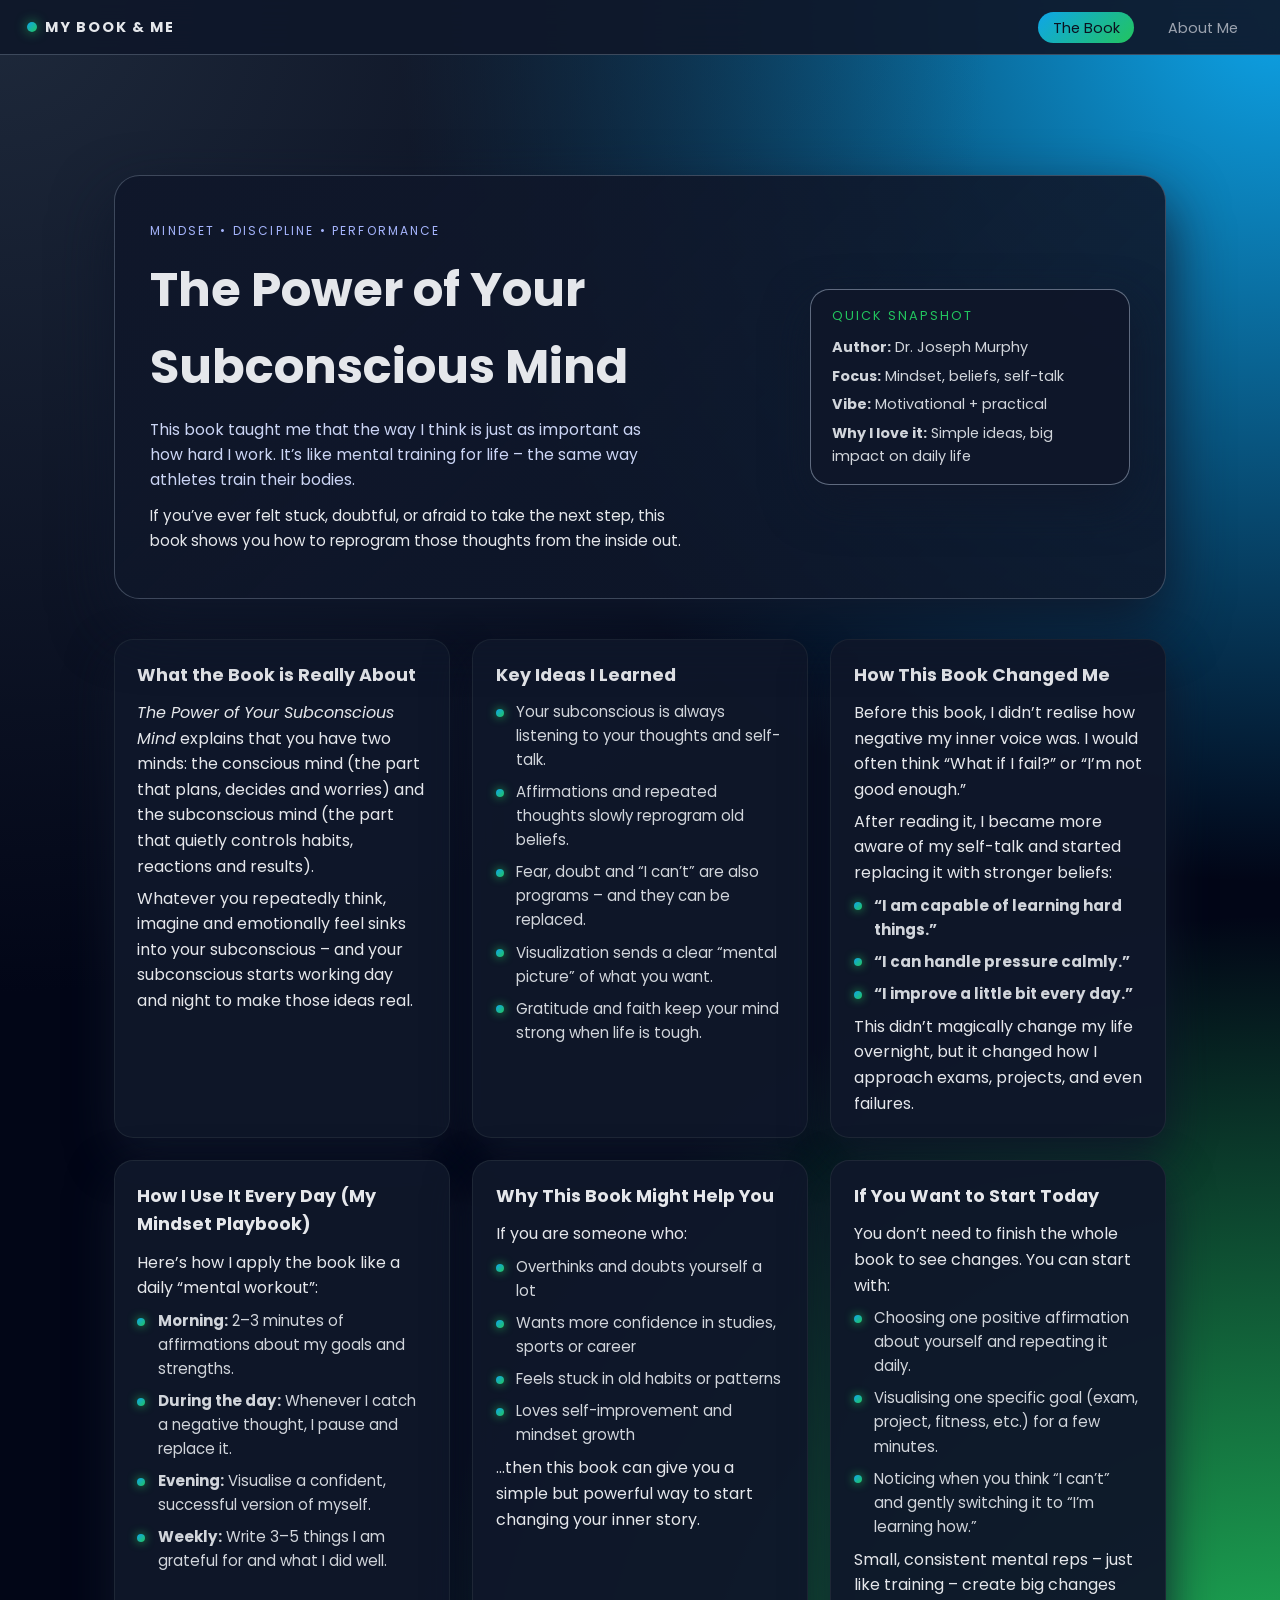
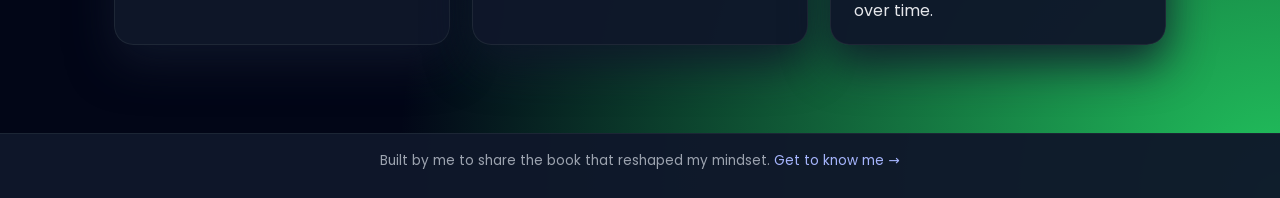
<file: index.html>
<!DOCTYPE html>
<html lang="en">
<head>
  <meta charset="UTF-8" />
  <title>The Power of Your Subconscious Mind | My Favourite Book</title>
  <meta name="viewport" content="width=device-width, initial-scale=1.0" />
  <!-- Optional: Google Font -->
  <link rel="preconnect" href="https://fonts.googleapis.com">
  <link rel="preconnect" href="https://fonts.gstatic.com" crossorigin>
  <link href="https://fonts.googleapis.com/css2?family=Poppins:wght@300;400;500;600&display=swap" rel="stylesheet">
  <link rel="stylesheet" href="STYLE.CSS" />
</head>
<body>
  <!-- Header / Navbar -->
  <header class="site-header">
    <div class="logo">My Book & Me</div>
    <nav class="nav">
      <a href="index.html" class="active">The Book</a>
      <a href="about-me.html">About Me</a>
    </nav>
  </header>

  <main class="container">
    <!-- HERO SECTION -->
    <section class="hero">
      <div class="hero-text">
        <p class="hero-tag">Mindset • Discipline • Performance</p>
        <h1>The Power of Your Subconscious Mind</h1>
        <p class="subtitle">
          This book taught me that the way I think is just as important as how hard I work.
          It’s like mental training for life – the same way athletes train their bodies.
        </p>
        <p class="hero-line">
          If you’ve ever felt stuck, doubtful, or afraid to take the next step,
          this book shows you how to reprogram those thoughts from the inside out.
        </p>
      </div>

      <div class="hero-side">
        <div class="hero-highlight">
          <p class="hero-label">Quick Snapshot</p>
          <ul>
            <li><strong>Author:</strong> Dr. Joseph Murphy</li>
            <li><strong>Focus:</strong> Mindset, beliefs, self-talk</li>
            <li><strong>Vibe:</strong> Motivational + practical</li>
            <li><strong>Why I love it:</strong> Simple ideas, big impact on daily life</li>
          </ul>
        </div>
      </div>
    </section>

    <!-- MAIN INFO CARDS -->
    <section class="card-grid">
      <!-- Card 1: Book Overview -->
      <article class="card">
        <h2>What the Book is Really About</h2>
        <p>
          <em>The Power of Your Subconscious Mind</em> explains that you have two minds: the conscious mind
          (the part that plans, decides and worries) and the subconscious mind (the part that quietly
          controls habits, reactions and results).
        </p>
        <p>
          Whatever you repeatedly think, imagine and emotionally feel sinks into your subconscious –
          and your subconscious starts working day and night to make those ideas real.
        </p>
      </article>

      <!-- Card 2: Key Ideas -->
      <article class="card">
        <h2>Key Ideas I Learned</h2>
        <ul class="nice-list">
          <li>Your subconscious is always listening to your thoughts and self-talk.</li>
          <li>Affirmations and repeated thoughts slowly reprogram old beliefs.</li>
          <li>Fear, doubt and “I can’t” are also programs – and they can be replaced.</li>
          <li>Visualization sends a clear “mental picture” of what you want.</li>
          <li>Gratitude and faith keep your mind strong when life is tough.</li>
        </ul>
      </article>

      <!-- Card 3: How It Changed Me -->
      <article class="card">
        <h2>How This Book Changed Me</h2>
        <p>
          Before this book, I didn’t realise how negative my inner voice was.
          I would often think “What if I fail?” or “I’m not good enough.”
        </p>
        <p>
          After reading it, I became more aware of my self-talk and started
          replacing it with stronger beliefs:
        </p>
        <ul class="nice-list">
          <li><strong>“I am capable of learning hard things.”</strong></li>
          <li><strong>“I can handle pressure calmly.”</strong></li>
          <li><strong>“I improve a little bit every day.”</strong></li>
        </ul>
        <p>
          This didn’t magically change my life overnight, but it changed how I
          approach exams, projects, and even failures.
        </p>
      </article>

      <!-- Card 4: Daily Playbook -->
      <article class="card">
        <h2>How I Use It Every Day (My Mindset Playbook)</h2>
        <p>Here’s how I apply the book like a daily “mental workout”:</p>
        <ul class="nice-list">
          <li><strong>Morning:</strong> 2–3 minutes of affirmations about my goals and strengths.</li>
          <li><strong>During the day:</strong> Whenever I catch a negative thought, I pause and replace it.</li>
          <li><strong>Evening:</strong> Visualise a confident, successful version of myself.</li>
          <li><strong>Weekly:</strong> Write 3–5 things I am grateful for and what I did well.</li>
        </ul>
      </article>

      <!-- Card 5: Why It May Help You -->
      <article class="card">
        <h2>Why This Book Might Help You</h2>
        <p>If you are someone who:</p>
        <ul class="nice-list">
          <li>Overthinks and doubts yourself a lot</li>
          <li>Wants more confidence in studies, sports or career</li>
          <li>Feels stuck in old habits or patterns</li>
          <li>Loves self-improvement and mindset growth</li>
        </ul>
        <p>
          …then this book can give you a simple but powerful way to start changing
          your inner story.
        </p>
      </article>

      <!-- Card 6: Recommended Starting Steps -->
      <article class="card">
        <h2>If You Want to Start Today</h2>
        <p>You don’t need to finish the whole book to see changes. You can start with:</p>
        <ul class="nice-list">
          <li>Choosing one positive affirmation about yourself and repeating it daily.</li>
          <li>Visualising one specific goal (exam, project, fitness, etc.) for a few minutes.</li>
          <li>Noticing when you think “I can’t” and gently switching it to “I’m learning how.”</li>
        </ul>
        <p>
          Small, consistent mental reps – just like training – create big changes over time.
        </p>
      </article>
    </section>
  </main>

  <!-- Footer -->
  <footer class="site-footer">
    <p>
      Built by me to share the book that reshaped my mindset.
      <a href="about-me.html">Get to know me →</a>
    </p>
  </footer>
</body>
</html>
</file>
<file: STYLE.CSS>
/* ---------- RESET ---------- */
* {
  margin: 0;
  padding: 0;
  box-sizing: border-box;
}

/* ---------- BASE ---------- */
body {
  font-family: "Poppins", system-ui, -apple-system, BlinkMacSystemFont, "Segoe UI", sans-serif;
  color: #e5e7eb;
  line-height: 1.6;
  /* CLASSY + SPORTY GRADIENT BACKGROUND (new colours, less dark) */
  background:
    radial-gradient(circle at 0% 0%, #1e293b 0, transparent 45%),
    radial-gradient(circle at 100% 0%, #0ea5e9 0, transparent 40%),
    radial-gradient(circle at 100% 100%, #22c55e 0, transparent 40%),
    #020617;
  min-height: 100vh;
}

/* Center content with breathing space */
.container {
  max-width: 1100px;
  margin: 0 auto;
  padding: 5rem 1.5rem 3rem;
}

/* ---------- HEADER / NAV ---------- */
.site-header {
  position: sticky;
  top: 0;
  z-index: 10;
  display: flex;
  justify-content: space-between;
  align-items: center;
  padding: 0.9rem 1.7rem;
  background: rgba(15, 23, 42, 0.92);
  backdrop-filter: blur(16px);
  border-bottom: 1px solid rgba(148, 163, 184, 0.35);
}

.logo {
  font-weight: 700;
  letter-spacing: 0.12em;
  text-transform: uppercase;
  font-size: 0.9rem;
}

/* Sporty logo accent */
.logo::before {
  content: "";
  display: inline-block;
  width: 10px;
  height: 10px;
  margin-right: 8px;
  border-radius: 999px;
  background: linear-gradient(135deg, #0ea5e9, #22c55e);
  box-shadow: 0 0 12px rgba(34, 197, 94, 0.8);
}

.nav a {
  margin-left: 1rem;
  text-decoration: none;
  color: #9ca3af;
  font-size: 0.9rem;
  padding: 0.35rem 0.9rem;
  border-radius: 999px;
  transition: background 0.2s, color 0.2s, transform 0.15s;
}

.nav a:hover {
  background: rgba(59, 130, 246, 0.25);
  color: #f9fafb;
  transform: translateY(-1px);
}

.nav a.active {
  background: linear-gradient(135deg, #0ea5e9, #22c55e);
  color: #0b1120;
}

/* ---------- HERO SECTION ---------- */
.hero {
  position: relative;
  margin-top: 2.5rem;
  margin-bottom: 2.5rem;
  padding: 2.8rem 2.2rem;
  border-radius: 1.6rem;
  overflow: hidden;
  border: 1px solid rgba(148, 163, 184, 0.35);
  background:
    linear-gradient(135deg, rgba(15, 23, 42, 0.96), rgba(15, 23, 42, 0.85));
  box-shadow: 0 26px 60px rgba(15, 23, 42, 0.95);
  display: grid;
  grid-template-columns: minmax(0, 1.4fr) minmax(0, 1fr);
  gap: 2rem;
}

/* SPORTY BACKGROUND IMAGE OVERLAY ON HERO */
.hero::before {
  content: "";
  position: absolute;
  inset: 0;
  background-image: url("https://images.unsplash.com/photo-1517832207067-4db24a2ae47c?auto=format&fit=crop&w=1200&q=80");
  background-size: cover;
  background-position: center right;
  opacity: 0.22;
  mix-blend-mode: screen;
  pointer-events: none;
}

.hero-text,
.hero-side {
  position: relative; /* keep content above overlay */
  z-index: 1;
}

.hero-text {
  max-width: 560px;
}

.hero-tag {
  font-size: 0.75rem;
  letter-spacing: 0.18em;
  text-transform: uppercase;
  color: #a5b4fc;
  margin-bottom: 0.75rem;
}

.hero-text h1 {
  font-size: clamp(2.4rem, 4vw, 3rem);
  margin-bottom: 0.7rem;
}

.subtitle {
  color: #cbd5f5;
  max-width: 520px;
  font-size: 0.98rem;
  margin-bottom: 0.75rem;
}

.hero-line {
  color: #e5e7eb;
  font-size: 0.95rem;
}

/* Right side highlight box */
.hero-side {
  display: flex;
  align-items: center;
  justify-content: flex-end;
}

.hero-highlight {
  background: rgba(15, 23, 42, 0.95);
  border-radius: 1.2rem;
  padding: 1rem 1.3rem;
  border: 1px solid rgba(148, 163, 184, 0.6);
  box-shadow: 0 18px 45px rgba(15, 23, 42, 0.9);
  max-width: 320px;
}

.hero-label {
  font-size: 0.8rem;
  text-transform: uppercase;
  letter-spacing: 0.16em;
  color: #22c55e;
  margin-bottom: 0.6rem;
}

.hero-highlight ul {
  list-style: none;
  font-size: 0.9rem;
  color: #d1d5db;
}

.hero-highlight li + li {
  margin-top: 0.35rem;
}

/* ---------- CARD GRID ---------- */
.card-grid {
  display: grid;
  grid-template-columns: repeat(auto-fit, minmax(260px, 1fr));
  gap: 1.4rem;
  margin-top: 1rem;
  margin-bottom: 2.5rem;
}

.card {
  background: rgba(15, 23, 42, 0.96);
  border-radius: 1.2rem;
  padding: 1.3rem 1.4rem;
  border: 1px solid rgba(31, 41, 55, 0.95);
  box-shadow: 0 18px 45px rgba(15, 23, 42, 0.9);
  transition: transform 0.2s ease, box-shadow 0.2s ease, border-color 0.2s ease;
}

.card:hover {
  transform: translateY(-4px) translateZ(0);
  box-shadow: 0 26px 70px rgba(15, 23, 42, 1);
  border-color: rgba(14, 165, 233, 0.95);
}

.card h2 {
  font-size: 1.1rem;
  margin-bottom: 0.7rem;
}

.card p + p {
  margin-top: 0.4rem;
}

/* ---------- LIST STYLING ---------- */
.nice-list {
  list-style: none;
  margin-top: 0.5rem;
}

.nice-list li {
  margin-bottom: 0.5rem;
  position: relative;
  padding-left: 1.3rem;
  font-size: 0.94rem;
  color: #d1d5db;
}

.nice-list li::before {
  content: "";
  position: absolute;
  left: 0;
  top: 0.55rem;
  width: 8px;
  height: 8px;
  border-radius: 999px;
  background: linear-gradient(135deg, #0ea5e9, #22c55e);
  box-shadow: 0 0 10px rgba(34, 197, 94, 0.9);
}

/* ---------- FOOTER ---------- */
.site-footer {
  border-top: 1px solid rgba(31, 41, 55, 0.9);
  padding: 1rem 1.5rem 1.6rem;
  text-align: center;
  color: #9ca3af;
  font-size: 0.85rem;
  background: rgba(15, 23, 42, 0.96);
}

.site-footer a {
  color: #a5b4fc;
  text-decoration: none;
}

.site-footer a:hover {
  text-decoration: underline;
}

/* ---------- RESPONSIVE ---------- */
@media (max-width: 900px) {
  .hero {
    grid-template-columns: minmax(0, 1fr);
  }

  .hero-side {
    justify-content: flex-start;
    margin-top: 1.5rem;
  }
}

@media (max-width: 768px) {
  .container {
    padding-top: 4.5rem;
  }

  .hero {
    padding: 2.2rem 1.6rem;
  }

  .hero::before {
    background-position: center;
    opacity: 0.18;
  }

  .site-header {
    flex-direction: column;
    align-items: flex-start;
    gap: 0.4rem;
  }

  .nav a {
    margin-left: 0;
    margin-right: 0.5rem;
  }
}
</file>
